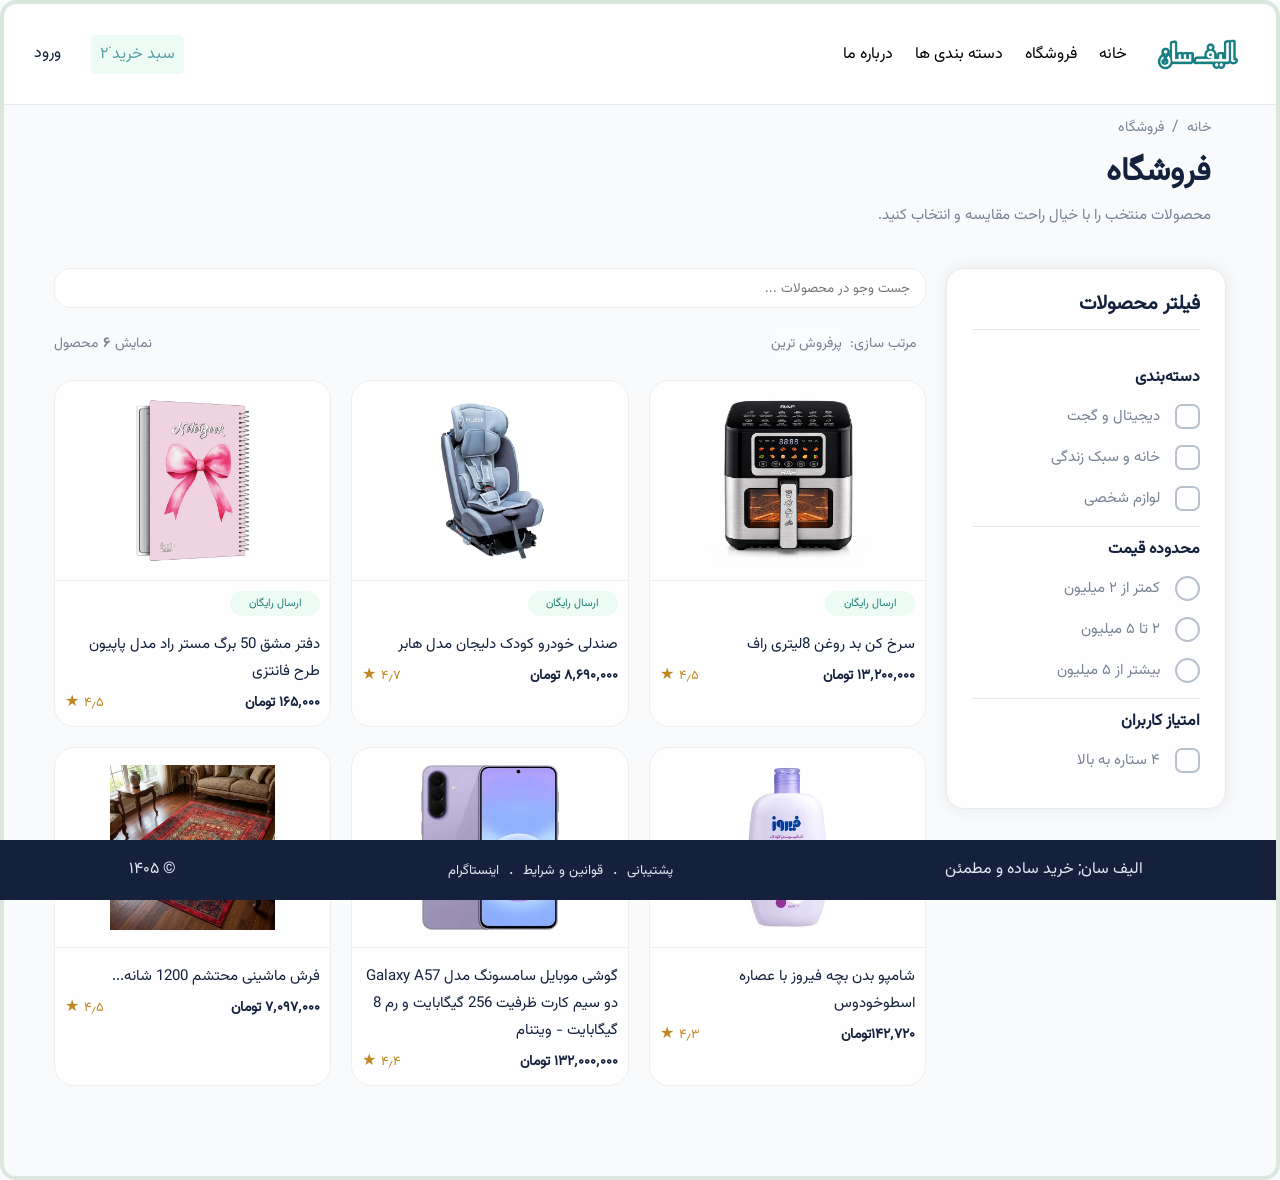
<file: index.html>
<!doctype html>
<html lang="fa" dir="rtl">
  <head>
    <meta charset="UTF-8" />
    <meta name="viewport" content="width=device-width, initial-scale=1.0" />
    <title>الیف سان</title>

    <link rel="stylesheet" href="css/reset.css" />
    <link rel="stylesheet" href="css/style.css" />
  </head>
  <body>
    <header class="header">
      <div class="header__container">
        <div class="header__logo">
          <a href="index.html">
            <img
              src="./assets/icons/elif icon.PNG"
              alt="لوگوی الیف سان"
              class="header__logo-image"
            />
          </a>
        </div>

        <nav class="header__nav">
          <button class="header__button">خانه</button>
          <button class="header__button">فروشگاه</button>
          <button class="header__button">دسته بندی ها</button>
          <button class="header__button">درباره ما</button>
        </nav>

        <div class="header__actions">
          <button class="header__card">سبد خرید˙۲</button>
          <a href="register.html" class="header__login">ورود</a>
        </div>
      </div>
    </header>
    <section class="page-header">
      <nav class="page-header__breadcrumb">
        <a href="#" class="page-header__breadcrumb-link">خانه</a>
        <span class="page-header__breadcrumb-separator">/</span>
        <a href="#" class="page-header__breadcrumb-link">فروشگاه</a>
      </nav>

      <h1 class="page-header__title">فروشگاه</h1>
      <p class="page-header__description">
        محصولات منتخب را با خیال راحت مقایسه و انتخاب کنید.
      </p>
    </section>
    <main class="shop">
      <section class="products">
        <div class="products__header">
          <div class="products__search">
            <input
              type="search"
              class="products__search-input"
              placeholder="جست وجو در محصولات ..."
            />
          </div>

          <div class="products__toolbar">
            <div class="products__sorting">
              <span class="products__sorting-label"> مرتب سازی: </span>
              <select
                name="products__sorting-select"
                id="products-sort"
                class="products__sorting-select"
              >
                <option value="popular" selected>پرفروش ترین</option>
                <option value="newest">جدیدترین</option>
                <option value="price-low">ارزان ترین</option>
              </select>
            </div>

            <div class="products__count">
              <span class="products__count-label">نمایش</span>
              <span class="products__count-number">۶</span>
              <span class="products__count-label">محصول</span>
            </div>
          </div>
        </div>

        <div class="products__grid">
          <div class="product-card">
            <div class="product-card__img">
              <img src="assets/images/air fryer.webp" alt="air fryer" />
            </div>
            <span class="product-card__shipping">ارسال رایگان</span>
            <div class="product-card__content">
              <h2 class="product-card__title">سرخ کن بد روغن 8لیتری راف</h2>
              <div class="product-card__bottom">
                <p class="product-card__price">۱۳٬۲۰۰٬۰۰۰ تومان</p>

                <div class="product-card__rating">
                  <span class="product-card__rating-stars">★</span>
                  <span class="product-card__rating-value">۴٫۵</span>
                </div>
              </div>
            </div>
          </div>

          <div class="product-card">
            <div class="product-card__img">
              <img src="assets/images/sofa-car.webp" alt="Car Seat" />
            </div>
            <span class="product-card__shipping">ارسال رایگان</span>
            <div class="product-card__content">
              <h2 class="product-card__title">
                صندلی خودرو کودک دلیجان مدل هابر
              </h2>
              <div class="product-card__bottom">
                <p class="product-card__price">۸٬۶۹۰٬۰۰۰ تومان</p>

                <div class="product-card__rating">
                  <span class="product-card__rating-stars">★</span>
                  <span class="product-card__rating-value">۴٫۷</span>
                </div>
              </div>
            </div>
          </div>

          <div class="product-card">
            <div class="product-card__img">
              <img src="assets/images/book.webp" alt="book" />
            </div>
            <span class="product-card__shipping">ارسال رایگان</span>
            <div class="product-card__content">
              <h2 class="product-card__title">
                دفتر مشق 50 برگ مستر راد مدل پاپیون طرح فانتزی
              </h2>
              <div class="product-card__bottom">
                <p class="product-card__price">۱۶۵٬۰۰۰ تومان</p>

                <div class="product-card__rating">
                  <span class="product-card__rating-stars">★</span>
                  <span class="product-card__rating-value">۴٫۵</span>
                </div>
              </div>
            </div>
          </div>

          <div class="product-card">
            <div class="product-card__img">
              <img src="assets/images/shampo.webp" alt="shampo" />
            </div>
            <div class="product-card__content">
              <h2 class="product-card__title">
                شامپو بدن بچه فیروز با عصاره اسطوخودوس
              </h2>
              <div class="product-card__bottom">
                <p class="product-card__price">۱۴۲٬۷۲۰تومان</p>

                <div class="product-card__rating">
                  <span class="product-card__rating-stars">★</span>
                  <span class="product-card__rating-value">۴٫۳</span>
                </div>
              </div>
            </div>
          </div>

          <div class="product-card">
            <div class="product-card__img">
              <img src="assets/images/phone.webp" alt="smart-phone" />
            </div>
            <div class="product-card__content">
              <h2 class="product-card__title">
                گوشی موبایل سامسونگ مدل Galaxy A57 دو سیم کارت ظرفیت 256
                گیگابایت و رم 8 گیگابایت - ویتنام
              </h2>
              <div class="product-card__bottom">
                <p class="product-card__price">۱۳۲٬۰۰۰٬۰۰۰ تومان</p>

                <div class="product-card__rating">
                  <span class="product-card__rating-stars">★</span>
                  <span class="product-card__rating-value">۴٫۴</span>
                </div>
              </div>
            </div>
          </div>

          <div class="product-card">
            <div class="product-card__img">
              <img src="assets/images/carpet.webp" alt="carpet" />
            </div>
            <div class="product-card__content">
              <h2 class="product-card__title">فرش ماشینی محتشم 1200 شانه...</h2>
              <div class="product-card__bottom">
                <p class="product-card__price">۷٬۰۹۷٬۰۰۰ تومان</p>

                <div class="product-card__rating">
                  <span class="product-card__rating-stars">★</span>
                  <span class="product-card__rating-value">۴٫۵</span>
                </div>
              </div>
            </div>
          </div>
        </div>
      </section>

      <aside class="sidebar">
        <h2 class="sidebar__title">فیلتر محصولات</h2>
        <div class="sidebar__section">
          <h3 class="sidebar__section-title">دسته‌بندی</h3>

          <label class="sidebar__option">
            <input
              class="sidebar__checkbox"
              type="checkbox"
              name="category"
              value="digital"
            />
            <span class="sidebar__option-text">دیجیتال و گجت</span>
          </label>

          <label class="sidebar__option">
            <input
              class="sidebar__checkbox"
              type="checkbox"
              name="category"
              value="home"
            />
            <span class="sidebar__option-text">خانه و سبک زندگی</span>
          </label>

          <label class="sidebar__option">
            <input
              class="sidebar__checkbox"
              type="checkbox"
              name="category"
              value="personal"
            />
            <span class="sidebar__option-text">لوازم شخصی</span>
          </label>
        </div>

        <div class="sidebar__section">
          <h3 class="sidebar__section-title">محدوده قیمت</h3>

          <label class="sidebar__option">
            <input
              class="sidebar__radio"
              type="radio"
              name="price"
              value="under-2"
            />
            <span class="sidebar__option-text">کمتر از ۲ میلیون</span>
          </label>

          <label class="sidebar__option">
            <input
              class="sidebar__radio"
              type="radio"
              name="price"
              value="2-5"
            />
            <span class="sidebar__option-text">۲ تا ۵ میلیون</span>
          </label>

          <label class="sidebar__option">
            <input
              class="sidebar__radio"
              type="radio"
              name="price"
              value="over-5"
            />
            <span class="sidebar__option-text">بیشتر از ۵ میلیون</span>
          </label>
        </div>
        <div class="sidebar__section">
          <h3 class="sidebar__section-title">امتیاز کاربران</h3>

          <label class="sidebar__option">
            <input
              class="sidebar__checkbox"
              type="checkbox"
              name="rating"
              value="4"
            />
            <span class="sidebar__option-text">۴ ستاره به بالا</span>
          </label>
        </div>
      </aside>
    </main>
    <footer class="footer">
      <div class="footer__brand"><h4>الیف سان; خرید ساده و مطمئن</h4></div>
      <div class="footer__links">
        <button class="footer__link">پشتیبانی</button>
        <span class="footer__separator">.</span>
        <button class="footer__link">قوانین و شرایط</button>
        <span class="footer__separator">.</span>
        <button class="footer__link">اینستاگرام</button>
      </div>
      <div class="footer__copyright">© ۱۴۰۵</div>
    </footer>
  </body>
</html>
</file>
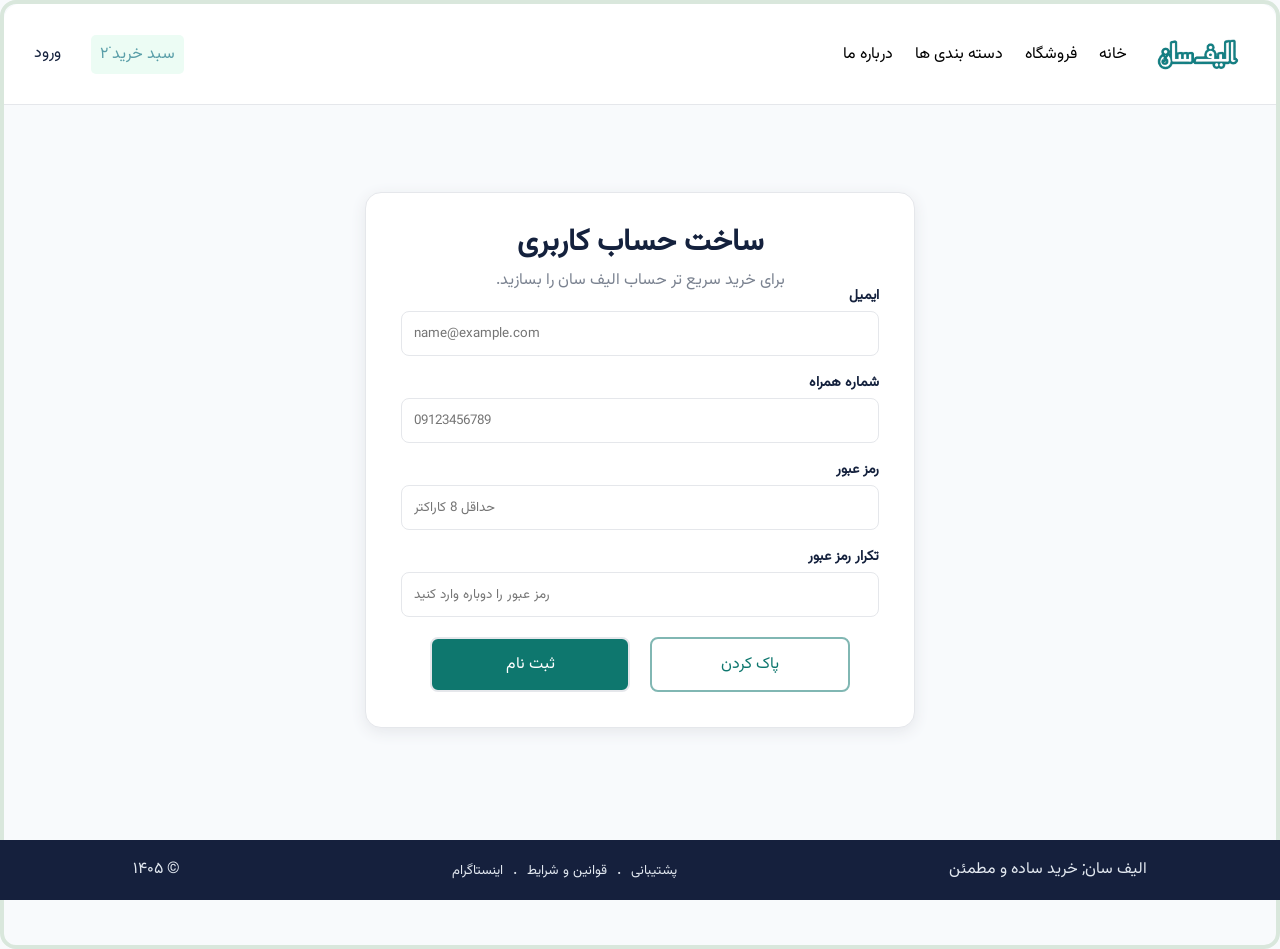
<file: register.html>
<!doctype html>
<html lang="fa" dir="rtl">
  <head>
    <meta charset="UTF-8" />
    <meta name="viewport" content="width=device-width, initial-scale=1.0" />
    <title>الیف سان</title>

    <link rel="stylesheet" href="css/reset.css" />
    <link rel="stylesheet" href="css/register.css" />
  </head>
  <body class="dark">
    <header class="header">
      <div class="header__container">
        <div class="header__logo">
          <a href="index.html">
            <img
              src="assets/icons/elif icon.PNG"
              alt="لوگوی الیف سان"
              class="header__logo-image"
            />
          </a>
        </div>

        <nav class="header__nav">
          <button class="header__button">خانه</button>
          <button class="header__button">فروشگاه</button>
          <button class="header__button">دسته بندی ها</button>
          <button class="header__button">درباره ما</button>
        </nav>

        <div class="header__actions">
          <button class="header__card">سبد خرید˙۲</button>
          <a href="register.html" class="header__login">ورود</a>
        </div>
      </div>
    </header>
    <main class="main">
      <div class="login">
        <form class="form" action="www.example.com" method="post">
          <h2 class="login__title">ساخت حساب کاربری</h2>
          <p>برای خرید سریع تر حساب الیف سان را بسازید.</p>
          <div class="login__form">
            <div class="form-group">
              <label for="email">ایمیل</label>

              <input
                required
                type="email"
                id="email"
                name="email"
                placeholder="name@example.com"
              />
            </div>

            <div class="form-group">
              <label for="phone">شماره همراه</label>
              <input
                type="tel"
                id="phone"
                name="phone"
                pattern="09[0-9]{9}"
                maxlength="11"
                placeholder="09123456789"
                required
              />
            </div>

            <div class="form-group">
              <label for="password">رمز عبور </label>

              <input
                pattern="[A-za-Z0-9@%$&]+"
                minlength="8"
                maxlength="64"
                required
                type="password"
                id="password"
                name="password"
                placeholder="حداقل 8 کاراکتر"
              />
            </div>

            <div class="form-group">
              <label for="confirm-password">تکرار رمز عبور</label>

              <input
                placeholder="رمز عبور را دوباره وارد کنید"
                pattern="[A-za-Z0-9@%$&]+"
                minlength="8"
                maxlength="32"
                required
                type="password"
                id="confirm-password"
                name="confirm-password"
              />
            </div>

            <div class="form-buttons">
              <button type="reset" class="reset">پاک کردن</button>
              <button type="submit" class="submit">ثبت نام</button>
            </div>
          </div>
        </form>
      </div>
    </main>
    <footer class="footer">
      <div class="footer__brand"><h4>الیف سان; خرید ساده و مطمئن</h4></div>
      <div class="footer__links">
        <button class="footer__link">پشتیبانی</button>
        <span class="footer__seprator">.</span>
        <button class="footer__link">قوانین و شرایط</button>
        <span class="footer__seprator">.</span>
        <button class="footer__link">اینستاگرام</button>
      </div>
      <div class="footer__copyright">© ۱۴۰۵</div>
    </footer>
  </body>
</html>
</file>
<file: css/style.css>
* {
box-sizing:border-box;

}

@font-face {
font-family:vazirmatn;
src: url("/assets/fonts/Vazirmatn-Regular.ttf");
font-weight: normal;
font-style: normal;

}

html,
body,
button,
input,
span,
div {
font-family:vazirmatn !important;

}

body{
background-color:#F8FAFC;
border:4px solid #D9E7DC;
border-radius:16px;
min-height:100vh;
max-width: 1400px;
margin:0 auto;
color: #14213D;
position: relative;
padding-bottom:60px;

}

.header {
background-color: #ffffff;
border-bottom:1px solid #E5E7EB;
border-radius:16px  16px 0 0;
position:sticky;
top:0;
z-index:100;

}

.header__container {
display: flex;
align-items: center;
gap:15px;
width:100%;

}

.header__logo-image {
width: 100px;
display: flex;
align-items: center;
margin-right:28px;

}

.header__nav{
display: flex;
gap:10px;

}

.header__actions{
display:flex;
align-items: center;
margin-right:auto;
gap:30px;
margin-left:30px;

}

.header__button{
background:none;
border:none;
cursor: pointer;
font-size:16px;

}

.header__login{
text-decoration:none;
color:#14213D;
font-size:16px;

}

.header__card {
border:none;
background:none;
background-color:#ECFCF4;
border-radius:5px ;
color:#599EA8;
padding:7px 9px;
font-size:16px;

}

.page-header{
text-align:center;
padding:15px;

}

.page-header__breadcrumb{
display:flex;
justify-content:flex-start;
align-items:center;
gap:8px;
margin-bottom:20px;
margin-right:50px;

}

.page-header__breadcrumb-link{
color:#788394;
text-decoration:none;
font-size:14px;

}

.page-header__breadcrumb-separator{
color:#788394;

}

.page-header__title{
margin-right:50px;
font-size:32px;
font-weight:bold;
margin-bottom:20px;
display: flex;

}

.page-header__description{
display: flex;
color: #788394;
font-size:15px;
margin-right:50px;

}

.products{
max-width:1100px;
width:calc(100% - 300px);
margin-left:0;
margin-right:300px;
padding:40px 20px;
margin-top:-30px;
}

.products__header{
max-width:1100px;
width:100%;
display: flex;
flex-direction: column;
gap:20px;

}

.products__toolbar{
display: flex;
align-items: center;
justify-content:space-between;
font-size:14px;
margin-right:10px;
color:#7A8191 ;

}

.products__search-input{
width:100%;
height:40px;
padding:0 15px;
border: 1px solid #EDEEF0;
border-radius:16px;
background-color:#ffffff;
outline:none;

}

.products__sorting{
display: flex; 
align-items:center;
gap: 8px;
   
}

.products__sorting-select{
border:none;
outline: none;
appearance:none;
background-color:#F9FBFC;
align-items: center;
font-size:14px;
color:#788394;
padding:5px 10px;

}

.products__count{
display: flex;
align-items: center;
gap:5px;
font-size:14px;

}

.products__count-number{
font-weight: bold;

}

.products__grid{
display: grid;
grid-template-columns:repeat(3,minmax(0,1fr));
width:100%;
margin-top:20px;
gap:20px;

}

.product-card{
width: 100%;
display:flex;
flex-direction: column;
overflow: hidden;
border:1px solid #EDEEF0;
border-radius:20px;
gap:10px;
background-color:#FFFEFE;

}

.product-card__img{
width:100%;
height:200px;
display: flex;
align-items: center;
justify-content: center;
overflow: hidden;
border-bottom:1px solid #EDEEF0;

}

.product-card__img img{
width:60%;
height:180px;
display: block;
object-fit:contain;

}

.product-card__shipping{
border-radius:16px;
width:fit-content;
min-width:90px;
height:25px;
font-size:11px;
padding:3px 10px;
display: flex;
justify-content:center;
align-items: center;
background-color:#ECFCF4;
color:#1E7F76;
margin-right:10px;

}

.product-card__content{
padding:5px 10px 15px;

}

.product-card__title{
font-size:15px;
margin:0 0 10px;
line-height:1.8;

}

.product-card__bottom{
width: 100%;
display: flex;
align-items: center;
justify-content: space-between;

}

.product-card__price{
font-size:14px;
margin:0 ;
font-weight:bold;

}

.product-card__rating{
display: flex;
align-items: center;
direction:ltr;
gap:5px;

}

.product-card__rating-stars{
color:#C08622;

}

.product-card__rating-value{
font-size:13px;
color:#C08622 ;

}

.shop {
display: flex;
align-items: flex-start;
gap: 20px;
width: 100%;
padding: 30px 50px;

}

.products {
flex: 1;
width: auto;
margin: 0;
padding: 0;

}

.products__header {
width: 100%;
display: flex;
flex-direction: column;
gap: 20px;

}

.products__toolbar {
display: flex;
align-items: center;
justify-content: space-between;
font-size: 14px;
color: #7a8191;

}

.products__search-input {
width: 100%;
height: 40px;
padding: 0 15px;
border: 1px solid #edeeF0;
border-radius: 16px;
background-color: #ffffff;
outline: none;

}

.products__sorting {
display: flex;
align-items: center;
gap: 8px;

}

.products__sorting-select {
border: none;
outline: none;
background-color: #f9fbfc;
font-size: 14px;
color: #788394;
padding:5px 0;
font-family:vazirmatn!important;

}

.products__count {
display: flex;
align-items: center;
gap: 5px;
font-size: 14px;

}

.products__count-number {
font-weight: bold;

}

.products__grid {
display: grid;
grid-template-columns: repeat(3, minmax(0, 1fr));
width: 100%;
margin-top: 20px;
gap: 20px;

}

.shop {
display: flex;
flex-direction: row;
align-items: flex-start;
gap: 20px;
width: 100%;
padding: 30px 50px;
direction: rtl;

}

.sidebar {
order: 1;
width: 280px;
border: 1px solid #E8EBEE;
background: #FEFEFF;
padding: 25px;
border-radius: 18px;
box-shadow:0 0 15px rgb(128,128,128,0.15);

}

.products {
order: 2;
flex: 1;
width: auto;
margin: 0;
padding: 0;

}

.sidebar__title {
margin: 0 0 25px;
padding-bottom: 15px;
font-size: 20px;
font-weight: bold;
color: #14213d;
border-bottom: 1px solid #e5e7eb;

}


.sidebar__section {
padding: 15px 0;
border-bottom: 1px solid #e5e7eb;

}

.sidebar__section:last-child {
border-bottom: none;
padding-bottom: 10px;

}

.sidebar__section-title {
margin: 0 0 18px;
font-size: 16px;
font-weight: bold;
color: #14213d;

}

.sidebar__option {
width: 100%;
display: flex;
align-items: center;
gap: 15px;
margin-bottom: 16px;
cursor: pointer;
color: #788394;

}

.sidebar__option input {
text-align: right;

}

.sidebar__option:last-child {
margin-bottom: 0;

}

.sidebar__option-text {
font-size: 15px;
color: #788394;

}

.sidebar__checkbox {
width: 25px;
height: 25px;
margin: 0;
appearance: none;
border: 2px solid #b8c1cc;
border-radius: 7px;
background-color: transparent;
cursor: pointer;
flex-shrink: 0;

}

.sidebar__checkbox:checked {
background-color: #1e7f76;
border-color: #1e7f76;

}

.sidebar__radio {
width: 25px;
height: 25px;
margin: 0;
appearance: none;
border: 2px solid #b8c1cc;
border-radius: 50%;
background-color: transparent;
cursor: pointer;
flex-shrink: 0;

}

.sidebar__radio:checked {
border: 7px solid #1e7f76;

}

.footer{
position: fixed;
background-color:#15203D ;
bottom:0;
width:100%;
max-width:1400px;
color:#E2E8F0;
height:60px;
display:flex;
align-items:center;
justify-content:space-around;

}

.footer__link{
background:none;
border:none;
color:#E2E8F0;
    
}

@media (max-width: 900px) {

.shop {
padding: 30px 25px;
gap: 20px;

}

.sidebar {
width: 220px;
flex: 0 0 220px;

}

.products__grid {
grid-template-columns: repeat(2, minmax(0, 1fr));

}

}

@media (max-width: 600px) {

.header__nav{
display: none;
}

.header {
display:block;
  
}

.header__container{
padding:8px 15px;

}

.header__logo-image{
width:75px;
margin-right:0;

}

.header__actions{
margin-left:0;
margin-right:auto;
gap: 10px;

}

.header__card,.header__login{
font-size:13px;

}

.page-header {
padding: 12px 15px 8px;
text-align: right;

}

.page-header__breadcrumb {
margin: 0 0 10px;
justify-content: flex-start;
gap: 6px;

}

.page-header__breadcrumb-link {
font-size: 12px;

}

.page-header__title {
margin: 0 0 5px;
font-size: 24px;

}

.page-header__description {
margin: 0;
font-size: 13px;
line-height: 1.8;

}

.shop {
width: 100%;
padding: 20px 15px;
display: block;

}

.sidebar {
display: none;

}

.products {
width: 100%;

}
.products__header {
width: 100%;

}

.products__toolbar {
width: 100%;
gap: 10px;

}

.products__sorting-select {
font-size: 12px;

}

.products__grid {
grid-template-columns: 1fr;
gap: 15px;

}

.product-card {
width: 100%;

}

.footer {
height: 50px;
padding: 0 10px;
font-size: 11px;

}

.footer__brand h4 {
font-size: 10px;
margin: 0;

}

.footer__links {
display: flex;
align-items: center;
gap: 3px;

}

.footer__link {
padding: 2px;
font-size: 10px;

}

.footer__separator {
font-size: 10px;

}

.footer__copyright {
font-size: 10px;

}

}
</file>
<file: css/register.css>
* {
box-sizing:border-box;

}

@font-face {
font-family:vazirmatn;
src: url("/assets/fonts/Vazirmatn-Regular.ttf");
font-weight: normal;
font-style: normal;

}

html,
body,
button,
input,
span,
div {
font-family:vazirmatn !important;

}

body{
background-color:#F8FAFC;
border:4px solid #D9E7DC;
border-radius:16px;
min-height:100vh;
max-width: 1400px;
margin:0 auto;
color: #14213D;
position: relative;
padding-bottom:60px;

}

.header {
background-color: #ffffff;
border-bottom:1px solid #E5E7EB;
border-radius:16px  16px 0 0;
position:sticky;
top:0;
z-index:100;

}

.header__container {
display: flex;
align-items: center;
gap:15px;
width:100%;

}

.header__logo-image {
width: 100px;
display: flex;
align-items: center;
margin-right:28px;

}

.header__nav{
display: flex;
gap:10px;

}

.header__actions{
display:flex;
align-items: center;
margin-right:auto;
gap:30px;
margin-left:30px;

}

.header__button{
background:none;
border:none;
cursor: pointer;
font-size:16px;

}

.header__login{
text-decoration:none;
color:#14213D;
font-size:16px;

}

.header__card {
border:none;
background:none;
background-color:#ECFCF4;
border-radius:5px ;
color:#599EA8;
padding:7px 9px;
font-size:16px;

}

.form-group input::placeholder{
    direction: ltr;
    text-align: left;
}

.footer{
position: fixed;
background-color:#15203D ;
bottom:0;
left:50%;
transform:translateX(-50%);
width:100%;
max-width:1400px;
color:#E2E8F0;
height:60px;
display:flex;
align-items:center;
justify-content:space-around;
z-index:100;

}

.footer__link{
background:none;
border:none;
color:#E2E8F0;
    
}

.main{
display:flex;
justify-content: center;
align-items:center;
padding:30px 15px 100px;
min-height:calc(100vh - 120px);

}

.login{
border:1px solid #E5E7EB;
background-color:#FFFFFF;
border-radius:16px;
box-shadow:0px 4px 15px #E5E7EB;
width:100%;
max-width:550px;
padding:35px;
     
}
 
h2{
text-align: center;
font-size:30px;
font-weight:bolder;

}

p{
text-align: center;
margin-top:15px;
color:#7A8290;

}

.form-group{
display: flex;
flex-direction: column;
width:100%;
gap:8px;
margin-bottom:20px;


}

.form-group label{
font-size:14px;
font-weight:bold;

}

.form-group input{
padding:12px;
border:1px solid #E5E7EB;
border-radius:8px;
width:100%;
height:45px;

}

.form-buttons{
display:flex;
justify-content:center;
gap:20px;
margin-top:20px;

}

.form-buttons button{
width:200px; 
height:55px;
display:flex;
align-items:center;
justify-content:center;
font-size:medium;
border-radius:8PX;
border:2PX solid #E5E7EB;

}

button.reset{
background-color:#FFFFFF;
color:#0E776E;
border-color:#81B7B3;

}

button.submit{
background-color:#0E776E;
color: #FFFFFF;

}

.form-group input {
border: 1px solid #E5E7EB;

}

.form-group input:focus {
outline: none;
border-color: #22817B;
box-shadow: 0 0 8px #22817B;

}

.form-group input:valid:not(:focus) {
border-color: rgb(69, 204, 69);
border-width: 2px;

}

.form-group input:invalid:not(:focus):not(:placeholder-shown) {
border-color: red;
border-width: 2px;

}



@media (max-width: 1000px) {

.header__logo-image {
width: 85px;
margin-right: 15px;

}

.header__nav {
gap: 5px;

}

.header__button,
.header__login,
.header__card {
font-size: 14px;

}

.header__actions {
gap: 15px;
margin-left: 15px;

}

.login {
max-width: 520px;

}

}

@media (max-width: 600px) {

body {
width: 100%;
max-width: 100%;
border-width: 3px;
border-radius: 12px;

}

.header {
border-radius: 10px 10px 0 0;

}

.header__container {
width: 100%;
height: 65px;
display: flex;
align-items: center;
justify-content: space-between;
padding: 8px 15px;

}

.header__logo {
display: flex;
align-items: center;

}

.header__logo-image {
width: 75px;
height: auto;
display: block;
margin: 0;

}

.header__nav {
display: none;

}

.header__actions {
display: flex;
align-items: center;
gap: 8px;
margin: 0;

}

.header__login {
font-size: 13px;
padding: 7px 10px;

}

.header__card {
font-size: 12px;
padding: 7px 9px;

}

.main {
align-items: flex-start;
padding: 20px 12px 100px;

}

.login {
width: 100%;
max-width: 100%;
padding: 25px 18px;
border-radius: 12px;

}

h2 {
font-size: 24px;

}

p {
font-size: 13px;
line-height: 1.8;

}

.form-group {
margin-bottom: 18px;

}

.form-group label {
font-size: 13px;

}

.form-group input {
height: 44px;

}

.form-buttons {
gap: 10px;

}

.form-buttons button {
width: 50%;
height: 50px;
font-size: 14px;

}

.footer {
height: 60px;
padding: 0 8px;
font-size: 11px;
}

.footer__link {
font-size: 11px;
padding: 3px;

}

.footer__brand h4 {
font-size: 11px;

}

.footer__copyright {
font-size: 10px;

}

}

/* .dark {
  --body-bg: #0E162A;
  --card-bg: #1E293B;
  --primary-color: #2DD4BF;
  --text-color: #E2E8F0;

} */

/* :root {
  --body-bg: #F8FAFC;
  --card-bg: #FFFFFF;
  --primary-color: #0E776E;
  --text-color: #ffffff;
} */

/* body {
  background-color: var(--body-bg);
  color: var(--text-color);
}

.login,
.header {
  background-color: var(--card-bg);
}

button.submit {
  background-color: var(--primary-color);
} */
</file>
